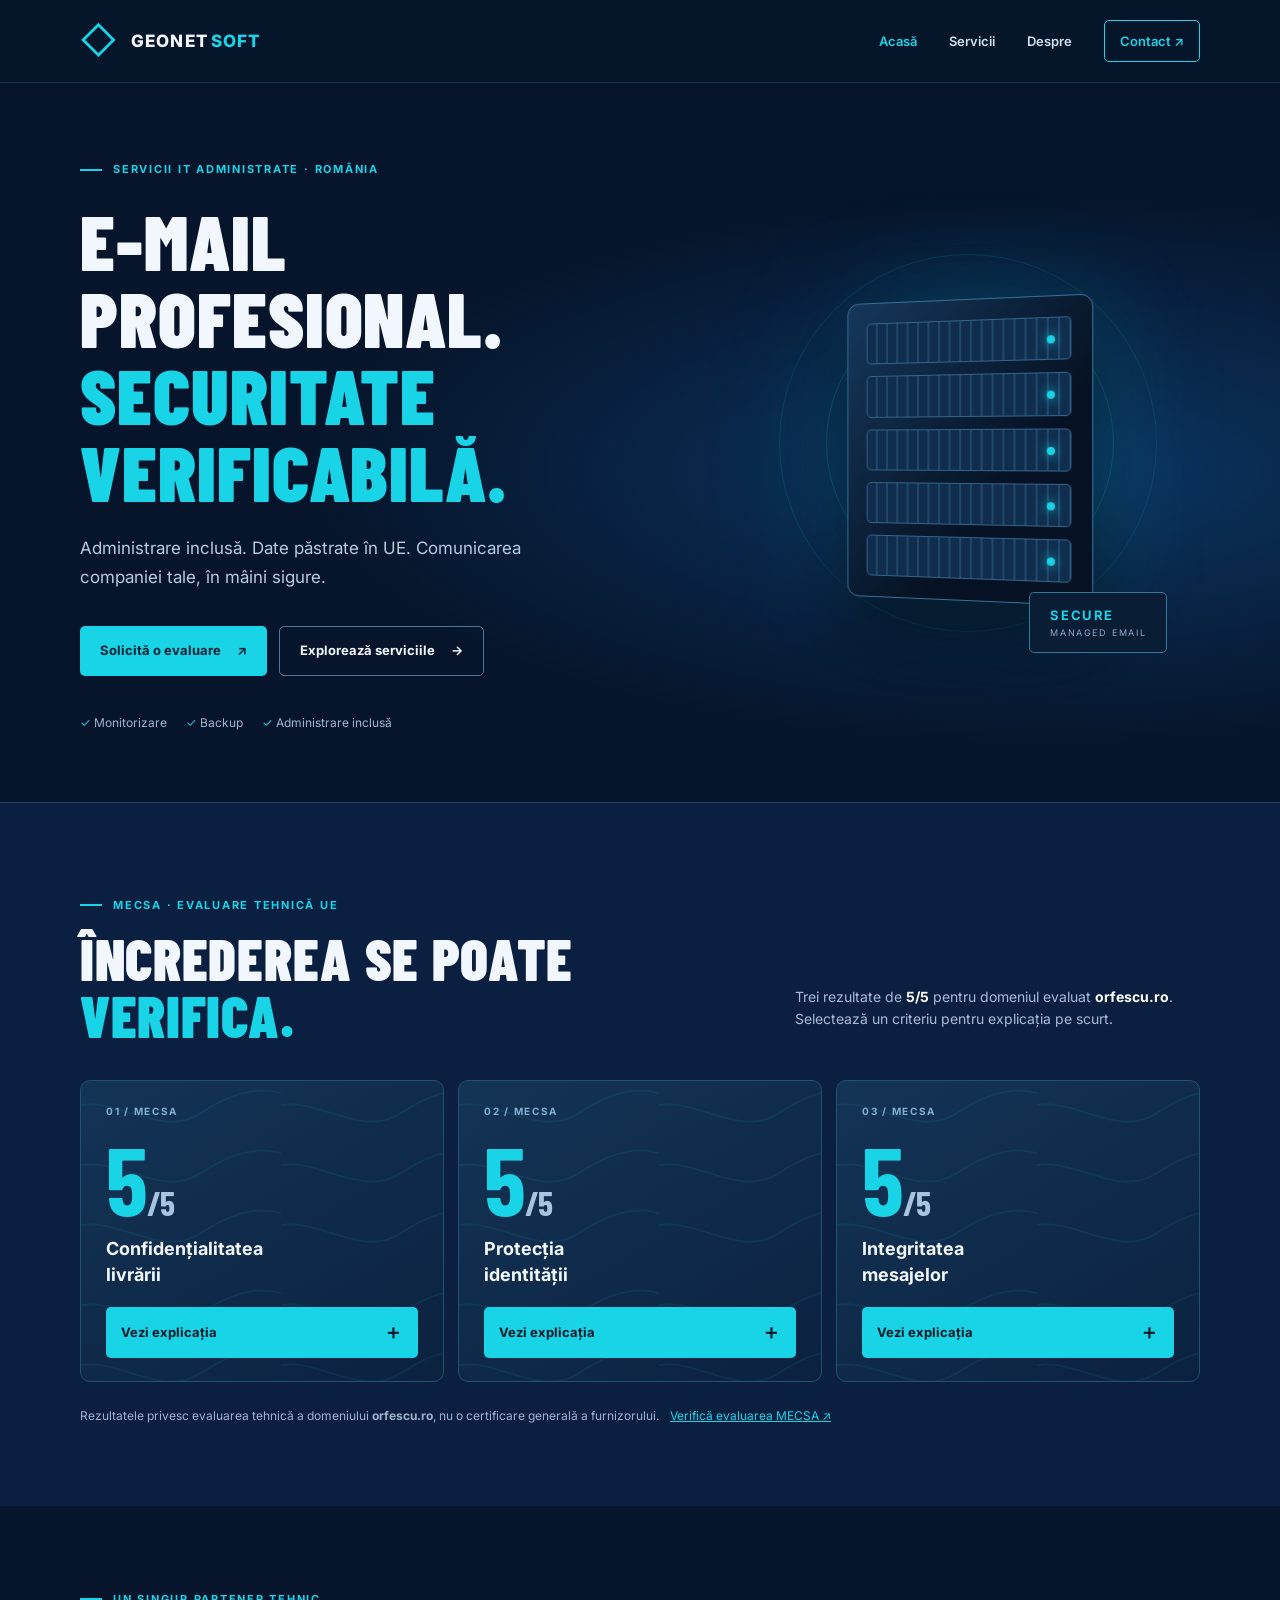
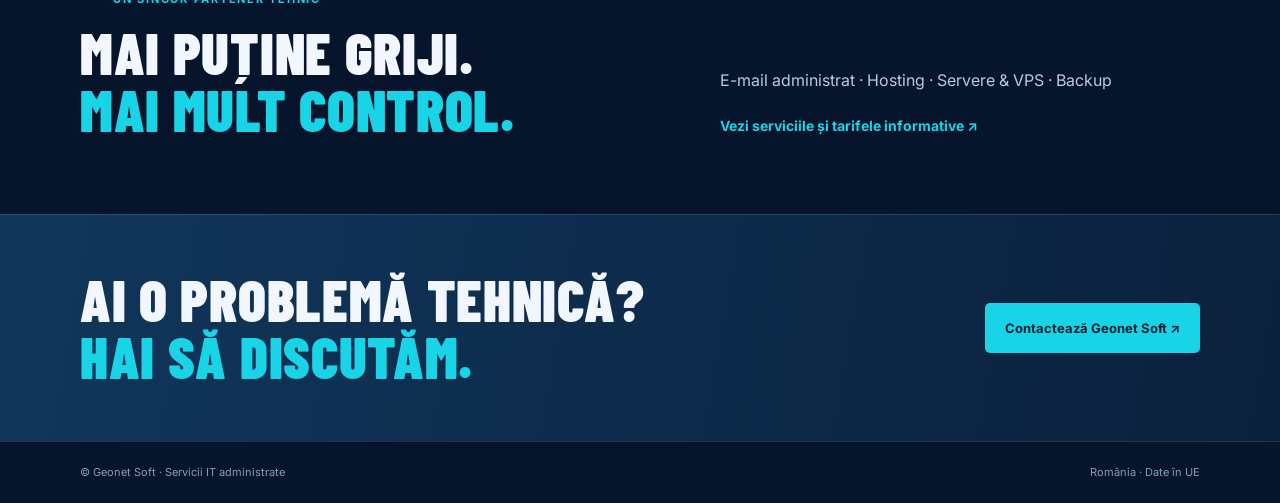
<file: prototypes/chatgpt/v8/index.html>
<!doctype html>
<html lang="ro"><head><meta charset="utf-8"><meta name="viewport" content="width=device-width, initial-scale=1"><meta name="theme-color" content="#06152b"><title>Geonet Soft — E-mail profesional. Securitate verificabilă.</title><link rel="preconnect" href="https://fonts.googleapis.com"><link rel="preconnect" href="https://fonts.gstatic.com" crossorigin><link href="https://fonts.googleapis.com/css2?family=Barlow+Condensed:wght@600;700;800;900&family=Inter:wght@400;500;600;700&display=swap" rel="stylesheet"><link rel="stylesheet" href="style.css"></head>
<body><a class="skip" href="#continut">Sari la conținut</a><header class="topbar"><div class="wrap nav-inner"><a class="brand" href="index.html" aria-label="Geonet Soft, acasă"><span class="brand-symbol" aria-hidden="true">◇</span>GEONET<span>SOFT</span></a><nav aria-label="Navigație principală"><a class="current" href="index.html" aria-current="page">Acasă</a><a href="servicii.html">Servicii</a><a href="despre.html">Despre</a><a class="nav-cta" href="contact.html">Contact <span aria-hidden="true">↗</span></a></nav></div></header>
<main id="continut"><section class="hero"><div class="wrap hero-grid"><div class="hero-copy"><span class="eyebrow"><i></i>SERVICII IT ADMINISTRATE · ROMÂNIA</span><h1>E-MAIL PROFESIONAL.<br><em>SECURITATE<br>VERIFICABILĂ.</em></h1><p class="lead">Administrare inclusă. Date păstrate în UE. Comunicarea companiei tale, în mâini sigure.</p><div class="hero-buttons"><a class="btn primary" href="contact.html">Solicită o evaluare <span aria-hidden="true">↗</span></a><a class="btn ghost" href="servicii.html">Explorează serviciile <span aria-hidden="true">→</span></a></div><div class="trust"><span>✓ Monitorizare</span><span>✓ Backup</span><span>✓ Administrare inclusă</span></div></div><div class="hero-art" aria-hidden="true"><div class="orbit orbit1"></div><div class="orbit orbit2"></div><div class="orbit orbit3"></div><div class="server-art"><span></span><span></span><span></span><span></span><span></span></div><div class="glow"></div><div class="art-note"><b>SECURE</b><small>MANAGED EMAIL</small></div></div></div></section>
<section class="proof" id="mecsa"><div class="wrap"><div class="sec-heading"><div><span class="eyebrow"><i></i>MECSA · EVALUARE TEHNICĂ UE</span><h2>ÎNCREDEREA SE POATE <em>VERIFICA.</em></h2></div><p>Trei rezultate de <strong>5/5</strong> pentru domeniul evaluat <strong>orfescu.ro</strong>. Selectează un criteriu pentru explicația pe scurt.</p></div><div class="cards">
<article class="score-card" data-card><div class="card-front"><span class="card-kicker">01 / MECSA</span><strong class="card-score">5<span>/5</span></strong><h3>Confidențialitatea<br>livrării</h3><button class="reveal-btn" type="button" data-open aria-expanded="false" aria-controls="detail-1">Vezi explicația <span aria-hidden="true">＋</span></button></div><div class="card-curtain" id="detail-1" hidden><div class="curtain-content"><span class="card-kicker">CE ÎNSEAMNĂ SCORUL?</span><h3>Confidențialitatea livrării</h3><p>Conexiunile dintre serverele de e-mail pot fi criptate, reducând riscul interceptării mesajelor în tranzit.</p><a class="detail-link" href="servicii.html#confidentialitate">Detalii complete <span aria-hidden="true">↗</span></a><button class="close-btn" type="button" data-close>← Înapoi la scor</button></div></div></article>
<article class="score-card" data-card><div class="card-front"><span class="card-kicker">02 / MECSA</span><strong class="card-score">5<span>/5</span></strong><h3>Protecția<br>identității</h3><button class="reveal-btn" type="button" data-open aria-expanded="false" aria-controls="detail-2">Vezi explicația <span aria-hidden="true">＋</span></button></div><div class="card-curtain" id="detail-2" hidden><div class="curtain-content"><span class="card-kicker">CE ÎNSEAMNĂ SCORUL?</span><h3>Protecția identității</h3><p>Autentificarea domeniului ajută la recunoașterea mesajelor care pretind în mod fals că provin de la expeditor.</p><a class="detail-link" href="servicii.html#identitate">Detalii complete <span aria-hidden="true">↗</span></a><button class="close-btn" type="button" data-close>← Înapoi la scor</button></div></div></article>
<article class="score-card" data-card><div class="card-front"><span class="card-kicker">03 / MECSA</span><strong class="card-score">5<span>/5</span></strong><h3>Integritatea<br>mesajelor</h3><button class="reveal-btn" type="button" data-open aria-expanded="false" aria-controls="detail-3">Vezi explicația <span aria-hidden="true">＋</span></button></div><div class="card-curtain" id="detail-3" hidden><div class="curtain-content"><span class="card-kicker">CE ÎNSEAMNĂ SCORUL?</span><h3>Integritatea mesajelor</h3><p>Semnăturile digitale permit detectarea anumitor modificări ale mesajelor după semnarea lor.</p><a class="detail-link" href="servicii.html#integritate">Detalii complete <span aria-hidden="true">↗</span></a><button class="close-btn" type="button" data-close>← Înapoi la scor</button></div></div></article>
</div><p class="verification">Rezultatele privesc evaluarea tehnică a domeniului <strong>orfescu.ro</strong>, nu o certificare generală a furnizorului. <a href="https://mecsa.jrc.ec.europa.eu/" target="_blank" rel="noopener noreferrer">Verifică evaluarea MECSA ↗</a></p></div></section>
<section class="offer"><div class="wrap offer-inner"><div><span class="eyebrow"><i></i>UN SINGUR PARTENER TEHNIC</span><h2>MAI PUȚINE GRIJI.<br><em>MAI MULT CONTROL.</em></h2></div><div><p>E-mail administrat · Hosting · Servere &amp; VPS · Backup</p><a href="servicii.html" class="text-link">Vezi serviciile și tarifele informative <span aria-hidden="true">↗</span></a></div></div></section>
<section class="last-cta"><div class="wrap last-inner"><h2>AI O PROBLEMĂ TEHNICĂ?<br><em>HAI SĂ DISCUTĂM.</em></h2><a class="btn primary" href="contact.html">Contactează Geonet Soft ↗</a></div></section></main>
<footer><div class="wrap footer-inner"><span>© Geonet Soft · Servicii IT administrate</span><span>România · Date în UE</span></div></footer><script src="script.js" defer></script></body></html>
</file>
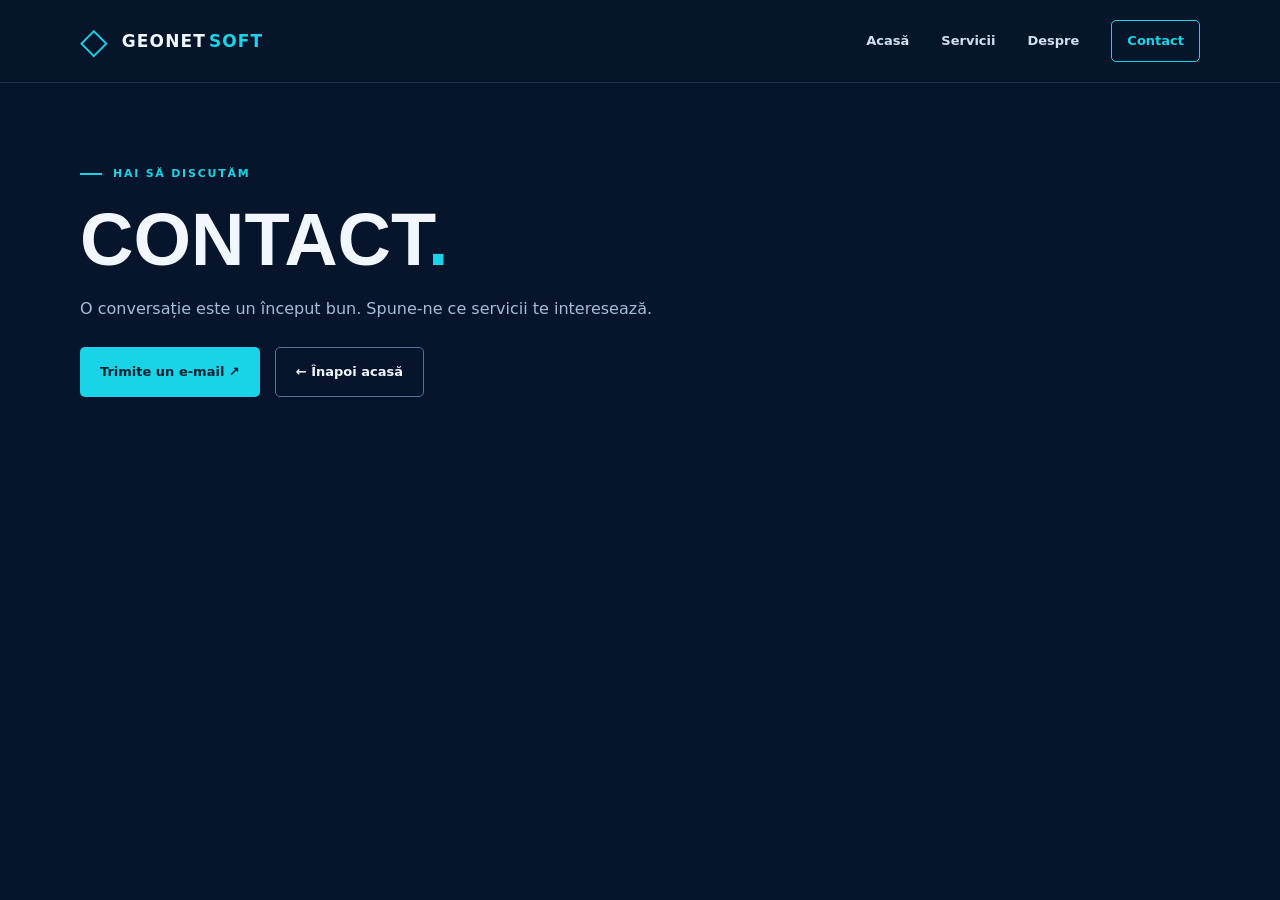
<file: prototypes/chatgpt/v8/contact.html>
<!doctype html><html lang="ro"><head><meta charset="utf-8"><meta name="viewport" content="width=device-width,initial-scale=1"><title>Contact — Geonet Soft</title><link rel="stylesheet" href="style.css"></head><body><header class="topbar"><div class="wrap nav-inner"><a class="brand" href="index.html"><span class="brand-symbol">◇</span>GEONET<span>SOFT</span></a><nav><a href="index.html">Acasă</a><a href="servicii.html">Servicii</a><a href="despre.html">Despre</a><a class="nav-cta current" href="contact.html">Contact</a></nav></div></header><main class="content-page wrap"><span class="eyebrow"><i></i>HAI SĂ DISCUTĂM</span><h1>CONTACT<span style="color:var(--cyan)">.</span></h1><p>O conversație este un început bun. Spune-ne ce servicii te interesează.</p><div class="contact-actions"><a class="btn primary" href="mailto:office@geonetsoft.ro">Trimite un e-mail ↗</a><a class="btn ghost" href="index.html">← Înapoi acasă</a></div></main></body></html>
</file>
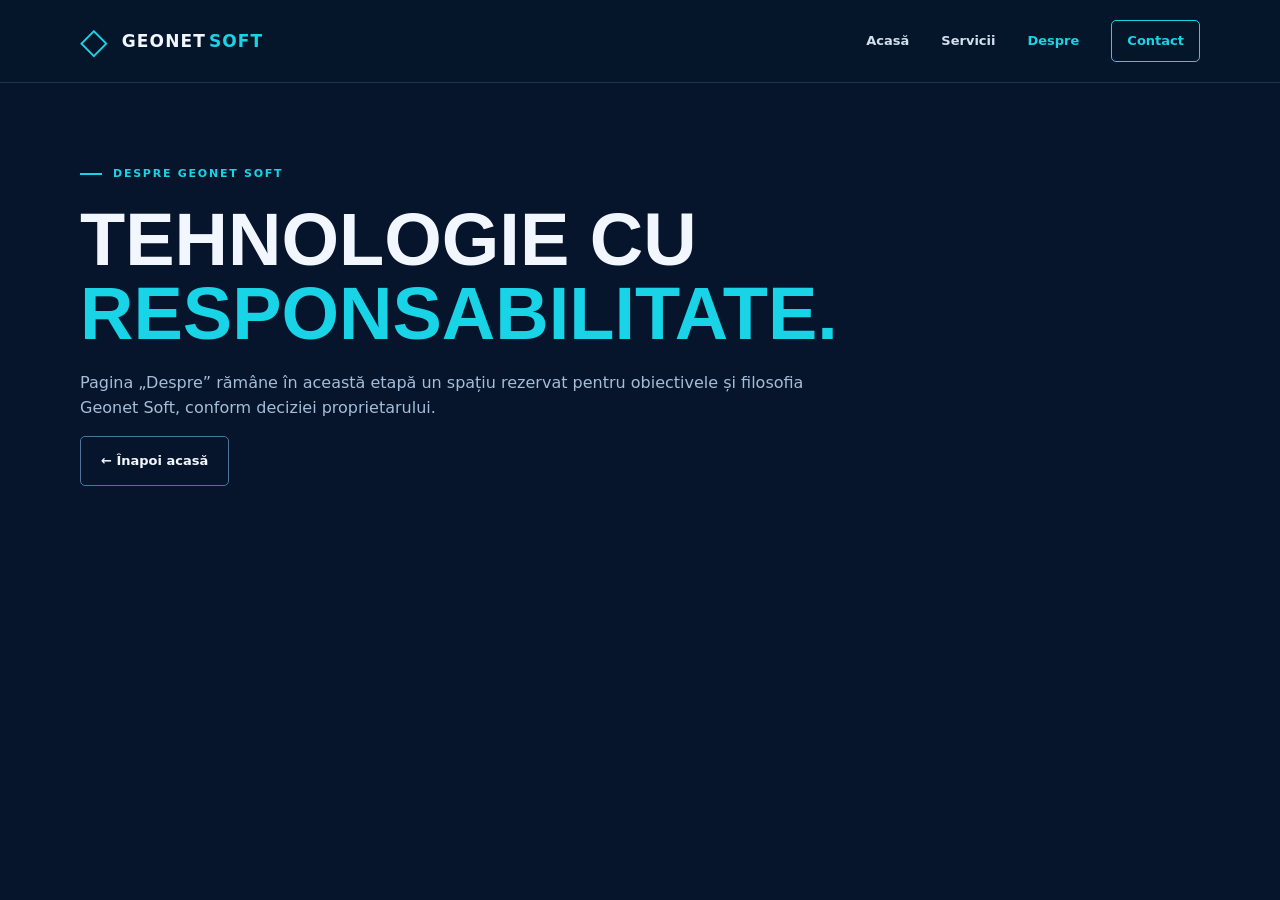
<file: prototypes/chatgpt/v8/despre.html>
<!doctype html><html lang="ro"><head><meta charset="utf-8"><meta name="viewport" content="width=device-width,initial-scale=1"><title>Despre — Geonet Soft</title><link rel="stylesheet" href="style.css"></head><body><header class="topbar"><div class="wrap nav-inner"><a class="brand" href="index.html"><span class="brand-symbol">◇</span>GEONET<span>SOFT</span></a><nav><a href="index.html">Acasă</a><a href="servicii.html">Servicii</a><a class="current" href="despre.html">Despre</a><a class="nav-cta" href="contact.html">Contact</a></nav></div></header><main class="content-page wrap"><span class="eyebrow"><i></i>DESPRE GEONET SOFT</span><h1>TEHNOLOGIE CU <span style="color:var(--cyan)">RESPONSABILITATE.</span></h1><p>Pagina „Despre” rămâne în această etapă un spațiu rezervat pentru obiectivele și filosofia Geonet Soft, conform deciziei proprietarului.</p><a class="btn ghost" href="index.html">← Înapoi acasă</a></main></body></html>
</file>
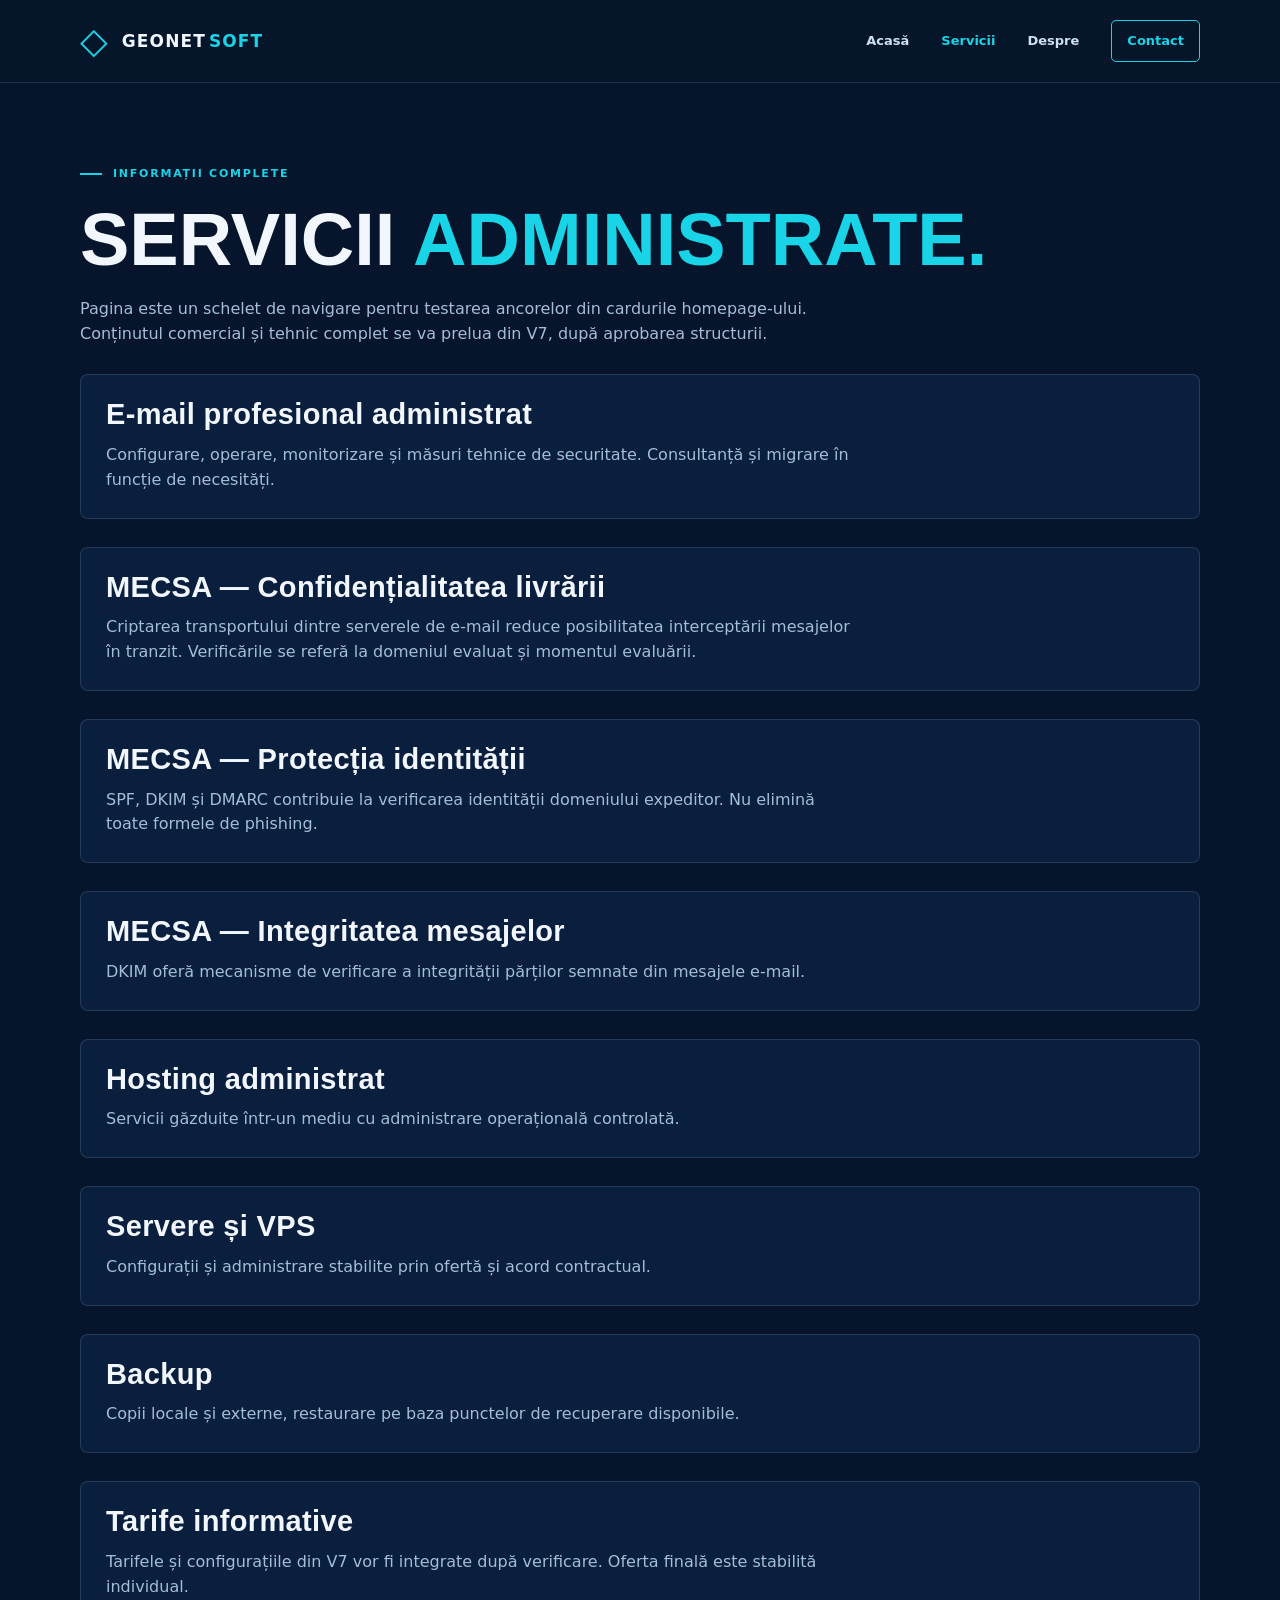
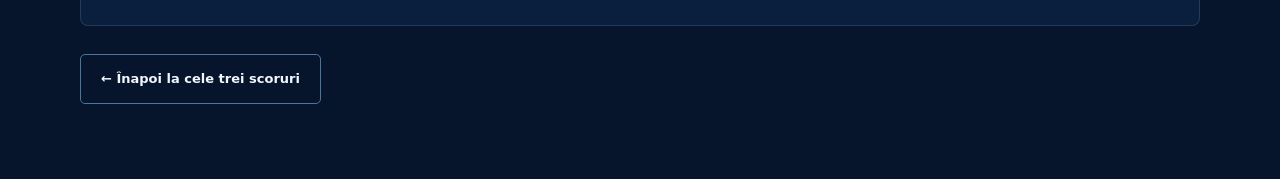
<file: prototypes/chatgpt/v8/servicii.html>
<!doctype html><html lang="ro"><head><meta charset="utf-8"><meta name="viewport" content="width=device-width,initial-scale=1"><title>Servicii — Geonet Soft</title><link rel="stylesheet" href="style.css"></head><body><header class="topbar"><div class="wrap nav-inner"><a class="brand" href="index.html"><span class="brand-symbol">◇</span>GEONET<span>SOFT</span></a><nav><a href="index.html">Acasă</a><a class="current" href="servicii.html">Servicii</a><a href="despre.html">Despre</a><a class="nav-cta" href="contact.html">Contact</a></nav></div></header><main class="content-page wrap"><span class="eyebrow"><i></i>INFORMAȚII COMPLETE</span><h1>SERVICII <span style="color:var(--cyan)">ADMINISTRATE.</span></h1><p>Pagina este un schelet de navigare pentru testarea ancorelor din cardurile homepage-ului. Conținutul comercial și tehnic complet se va prelua din V7, după aprobarea structurii.</p><article id="email"><h2>E-mail profesional administrat</h2><p>Configurare, operare, monitorizare și măsuri tehnice de securitate. Consultanță și migrare în funcție de necesități.</p></article><article id="confidentialitate"><h2>MECSA — Confidențialitatea livrării</h2><p>Criptarea transportului dintre serverele de e-mail reduce posibilitatea interceptării mesajelor în tranzit. Verificările se referă la domeniul evaluat și momentul evaluării.</p></article><article id="identitate"><h2>MECSA — Protecția identității</h2><p>SPF, DKIM și DMARC contribuie la verificarea identității domeniului expeditor. Nu elimină toate formele de phishing.</p></article><article id="integritate"><h2>MECSA — Integritatea mesajelor</h2><p>DKIM oferă mecanisme de verificare a integrității părților semnate din mesajele e-mail.</p></article><article id="hosting"><h2>Hosting administrat</h2><p>Servicii găzduite într-un mediu cu administrare operațională controlată.</p></article><article id="servere"><h2>Servere și VPS</h2><p>Configurații și administrare stabilite prin ofertă și acord contractual.</p></article><article id="backup"><h2>Backup</h2><p>Copii locale și externe, restaurare pe baza punctelor de recuperare disponibile.</p></article><article id="tarife"><h2>Tarife informative</h2><p>Tarifele și configurațiile din V7 vor fi integrate după verificare. Oferta finală este stabilită individual.</p></article><a class="btn ghost" href="index.html#mecsa">← Înapoi la cele trei scoruri</a></main></body></html>
</file>
<file: prototypes/chatgpt/v8/style.css>
/*
 * GEONET SOFT — V8 PROTOTYPE
 * CSS-Version: 8.0.1
 * Last-Updated: 2026-10-27 22:10:57 Europe/Bucharest
 * Source: prototypes/chatgpt/v8/style.css
 * Versioning: increment CSS-Version for every committed CSS revision.
 */
:root{--bg:#06152b;--bg2:#0a1e3d;--panel:#102c4f;--cyan:#19d3e6;--ink:#f2f7ff;--muted:#a5bdd7;--line:rgba(160,206,237,.17)}*{box-sizing:border-box}html{scroll-behavior:smooth}body{margin:0;background:var(--bg);color:var(--ink);font-family:Inter,system-ui,sans-serif;line-height:1.55}button,a{-webkit-tap-highlight-color:transparent}a{color:inherit}button:focus-visible,a:focus-visible{outline:3px solid #ffcf67;outline-offset:3px}.wrap{width:min(1120px,calc(100% - 40px));margin-inline:auto}.skip{position:absolute;left:-999px;top:0;z-index:200}.skip:focus{left:16px;top:16px;padding:10px;background:#fff;color:#06152b}.topbar{background:rgba(6,21,43,.97);position:relative;z-index:20;border-bottom:1px solid var(--line)}.nav-inner{min-height:82px;display:flex;justify-content:space-between;align-items:center;gap:16px}.brand{text-decoration:none;display:flex;align-items:center;gap:3px;font-weight:800;letter-spacing:.065em;font-size:17px}.brand>span:last-child{color:var(--cyan)}.brand-symbol{color:var(--cyan);font-size:36px;margin-right:10px;font-weight:400}.topbar nav{display:flex;gap:clamp(12px,2.5vw,32px);align-items:center}.topbar nav a{text-decoration:none;color:#d2dfef;font-weight:600;font-size:13px}.topbar nav a:hover,.topbar nav .current{color:var(--cyan)}.topbar nav .nav-cta{border:1px solid var(--cyan);color:var(--cyan);padding:10px 15px;border-radius:5px}.hero{min-height:620px;overflow:hidden;background:radial-gradient(ellipse at 82% 54%,#0c3562 0%,transparent 50%),var(--bg)}.hero-grid{min-height:620px;display:grid;grid-template-columns:1.15fr .85fr;align-items:center;gap:20px}.hero-copy{padding-block:70px;position:relative;z-index:2}.eyebrow{font-size:11px;font-weight:700;color:var(--cyan);letter-spacing:.16em;display:inline-flex;gap:11px;align-items:center}.eyebrow i{width:22px;height:2px;background:var(--cyan);display:block}.hero h1,h2{font-family:'Barlow Condensed',Impact,sans-serif;font-weight:900;letter-spacing:.012em;line-height:.99}.hero h1{font-size:clamp(54px,6.1vw,91px);margin:23px 0}.hero h1 em,h2 em{font-style:normal;color:var(--cyan)}.lead{max-width:465px;color:#b7cce3;font-size:17px;line-height:1.7}.hero-buttons{display:flex;gap:12px;flex-wrap:wrap;margin-top:34px}.btn{min-height:50px;display:inline-flex;justify-content:center;align-items:center;gap:16px;text-decoration:none;font-size:13px;font-weight:700;padding:13px 20px;border-radius:5px}.btn.primary{color:#032334;background:var(--cyan)}.btn.ghost{border:1px solid #4b759b;color:#f2f7ff}.btn:hover{filter:brightness(1.1)}.trust{display:flex;flex-wrap:wrap;gap:10px 19px;margin-top:38px;font-size:12px;color:#9cb6d1}.trust span::first-letter{color:var(--cyan)}.hero-art{height:450px;position:relative;isolation:isolate}.orbit{position:absolute;border:1px solid rgba(25,211,230,.12);border-radius:50%;left:10%;top:8%;height:84%;aspect-ratio:1}.orbit2{inset:18% auto auto 20%;height:64%;border-color:rgba(25,211,230,.21)}.orbit3{inset:29% auto auto 31%;height:42%;border-color:rgba(25,211,230,.3)}.server-art{position:absolute;inset:18% 23% 15%;border-radius:12px;border:1px solid #367197;background:linear-gradient(128deg,#16385c,#061223 65%);box-shadow:0 40px 80px #0008,20px 0 90px #03b3d324;transform:perspective(800px) rotateY(-13deg);padding:20px;display:flex;flex-direction:column;gap:12px}.server-art span{flex:1;display:block;border:1px solid #33658c;border-radius:5px;background:repeating-linear-gradient(90deg,#102d4d 0 9px,#20486b 9px 11px);position:relative}.server-art span:after{content:'';width:8px;height:8px;border-radius:50%;background:var(--cyan);position:absolute;right:15px;top:42%;box-shadow:0 0 12px #19d3e6}.glow{position:absolute;inset:30%;z-index:-1;background:#00b9ff50;filter:blur(75px)}.art-note{position:absolute;bottom:15px;right:7%;background:#091d35;border:1px solid #327897;padding:12px 20px;border-radius:5px;display:flex;flex-direction:column;letter-spacing:.1em}.art-note b{font-size:13px;color:var(--cyan)}.art-note small{font-size:9px;color:#91aac8}.proof{background:#0b2040;padding:85px 0 80px;border-top:1px solid var(--line)}.sec-heading{display:grid;grid-template-columns:1.25fr .75fr;gap:40px;align-items:end;margin-bottom:36px}.sec-heading h2,.offer h2,.last-cta h2{font-size:clamp(37px,4.5vw,62px);margin:16px 0 0}.sec-heading p{color:var(--muted);font-size:14px;max-width:380px}.sec-heading strong{color:#fff}.cards{display:grid;grid-template-columns:repeat(3,minmax(0,1fr));gap:14px}.score-card{position:relative;background-color:#0b223f;background-image:url("data:image/svg+xml,%3Csvg xmlns='http://www.w3.org/2000/svg' width='200' height='200' viewBox='0 0 200 200'%3E%3Cg fill='none' stroke='%2319d3e6' stroke-width='1.6' opacity='.08'%3E%3Cpath d='M-20 32 C25 2 75 62 120 32 S205 2 225 32'/%3E%3Cpath d='M-20 92 C25 62 75 122 120 92 S205 62 225 92'/%3E%3Cpath d='M-20 152 C25 122 75 182 120 152 S205 122 225 152'/%3E%3C/g%3E%3C/svg%3E"),linear-gradient(150deg,#143456,#0b223f);background-repeat:repeat,no-repeat;background-size:200px 200px,cover;border:1px solid #235172;border-radius:10px;min-height:300px;overflow:hidden;isolation:isolate}.score-card:focus-within{border-color:var(--cyan)}.card-front{height:100%;min-height:300px;padding:23px 25px;display:flex;flex-direction:column;align-items:flex-start}.card-kicker{font-size:10px;letter-spacing:.17em;color:#80b1d2;font-weight:700}.card-score{display:block;font-family:'Barlow Condensed',sans-serif;letter-spacing:-.01em;font-size:95px;color:var(--cyan);line-height:1.15;margin:5px 0 0}.card-score span{font-size:34px;color:#a8c4df}.card-front h3{font-size:18px;line-height:1.4;margin:3px 0 20px}.reveal-btn{color:#021926;background:var(--cyan);border:0;border-radius:5px;display:flex;align-items:center;justify-content:space-between;gap:15px;padding:12px 15px;font:700 13px Inter,sans-serif;cursor:pointer;margin-top:auto;min-height:48px;width:100%}.reveal-btn:hover{background:#76f1fa}.reveal-btn span{font-size:20px}.card-curtain{position:absolute;inset:0 0 0 10%;background-color:#0d4564;background-image:url("data:image/svg+xml,%3Csvg xmlns='http://www.w3.org/2000/svg' width='200' height='200' viewBox='0 0 200 200'%3E%3Cg fill='none' stroke='%2319d3e6' stroke-width='1.6' opacity='.08'%3E%3Cpath d='M-20 32 C25 2 75 62 120 32 S205 2 225 32'/%3E%3Cpath d='M-20 92 C25 62 75 122 120 92 S205 62 225 92'/%3E%3Cpath d='M-20 152 C25 122 75 182 120 152 S205 122 225 152'/%3E%3C/g%3E%3C/svg%3E"),linear-gradient(to right,#0b3552,#0d4564);background-repeat:repeat,no-repeat;background-size:200px 200px,cover;border-left:2px solid var(--cyan);z-index:2;box-shadow:-12px 0 30px #0006;animation:curtain .22s ease-out both}.card-curtain[hidden]{display:none!important}.curtain-content{height:100%;min-height:298px;padding:22px 18px 19px 24px;display:flex;flex-direction:column;gap:12px}.curtain-content h3{font-size:17px;line-height:1.25;margin:0}.curtain-content p{font-size:13px;color:#e0eef6;line-height:1.58;margin:0;flex:1}.detail-link{font-size:12px;font-weight:700;text-decoration:none;color:var(--cyan);min-height:30px;display:flex;align-items:center;gap:8px}.detail-link:hover{text-decoration:underline}.close-btn{min-height:44px;border:1px solid #90b4cb;background:#ffffff12;color:#fff;border-radius:5px;font:600 12px Inter,sans-serif;cursor:pointer;padding:9px 12px;text-align:left}.close-btn:hover{background:#ffffff26}.verification{font-size:12px;color:#9bb4ce;line-height:1.7;margin:24px 0 0}.verification a{color:var(--cyan);margin-left:8px}.offer{padding:76px 0;background:#06152b}.offer-inner{display:grid;grid-template-columns:1fr .8fr;gap:40px;align-items:end}.offer p{color:#b4cce1;margin-bottom:20px}.text-link{color:var(--cyan);font-weight:700;text-decoration:none;font-size:14px}.text-link:hover{text-decoration:underline}.last-cta{padding:56px 0;background:linear-gradient(100deg,#10375b,#0b203d);border-top:1px solid var(--line)}.last-inner{display:flex;justify-content:space-between;gap:20px;align-items:center}.last-cta h2{margin:0}footer{border-top:1px solid var(--line);padding:22px 0}.footer-inner{display:flex;justify-content:space-between;gap:15px;flex-wrap:wrap;font-size:11px;color:#819fbb}.content-page{min-height:70vh;padding:75px 0}.content-page h1{font-family:'Barlow Condensed',sans-serif;font-size:clamp(46px,6vw,74px);line-height:1;margin:20px 0}.content-page p{color:var(--muted);max-width:750px}.content-page article{margin:28px 0;background:var(--bg2);padding:25px;border:1px solid var(--line);border-radius:8px;scroll-margin-top:30px}.content-page h2{font-size:29px;margin:0 0 14px}.content-page article p{margin:0}.contact-actions{display:flex;flex-wrap:wrap;gap:15px;margin-top:25px}@keyframes curtain{from{transform:translateX(100%)}to{transform:translateX(0)}}@media(max-width:850px){.hero-grid{grid-template-columns:1fr}.hero{min-height:auto}.hero-copy{padding:64px 0 25px}.hero-art{height:250px;opacity:.7}.server-art{inset:4% 35% 4%}.sec-heading{grid-template-columns:1fr;gap:8px}.offer-inner{grid-template-columns:1fr;gap:10px}.cards{grid-template-columns:1fr}.score-card,.card-front{min-height:265px}.card-score{font-size:81px}.curtain-content{min-height:263px}.score-card{max-width:560px;width:100%;margin:auto}}@media(max-width:600px){.wrap{width:calc(100% - 32px)}.nav-inner{min-height:70px;flex-wrap:wrap;padding:12px 0;gap:8px}.brand{font-size:14px}.brand-symbol{font-size:26px;margin-right:4px}.topbar nav{gap:10px}.topbar nav a{font-size:11px}.topbar nav .nav-cta{padding:7px 9px}.hero-art{display:none}.hero-copy{padding:70px 0 75px}.hero h1{font-size:clamp(45px,11vw,67px)}.lead{font-size:15px}.hero-buttons{flex-direction:column;align-items:stretch}.trust{font-size:11px;gap:10px}.proof{padding:65px 0}.sec-heading h2{font-size:45px}.verification a{display:block;margin-left:0}.offer,.last-cta{padding:55px 0}.last-inner{align-items:flex-start;flex-direction:column}.last-cta h2{font-size:43px}}@media(prefers-reduced-motion:reduce){html{scroll-behavior:auto}*,*::before,*::after{animation-duration:.01ms!important;transition-duration:.01ms!important}}
</file>
